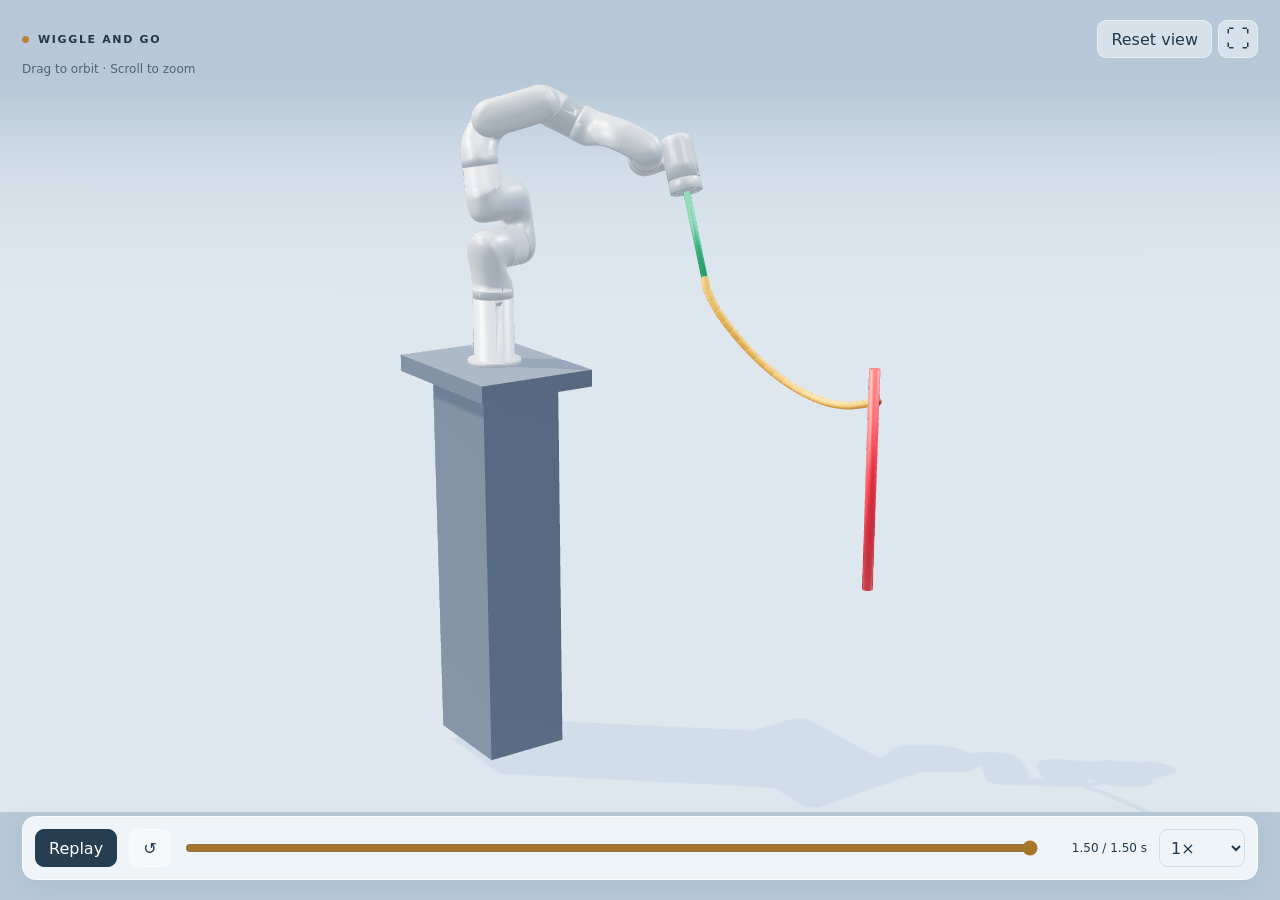
<file: static/interactive/index.html>
<!doctype html>
<html lang="en">
<head>
<meta charset="utf-8"><meta name="viewport" content="width=device-width, initial-scale=1">
<title>Wiggle and Go · Interactive Drake recording</title>
<link rel="stylesheet" href="viewer.css">
</head>
<body>
<main id="viewer" aria-label="Interactive robot and rope simulation">
 <div id="viewport"></div>
 <div class="topbar"><span class="badge"><span class="dot"></span>WIGGLE AND GO</span><div class="camera-tools"><button id="reset" title="Restore the initial camera">Reset view</button><button id="fullscreen" aria-label="Enter fullscreen" title="Fullscreen">⛶</button></div></div>
 <p id="hint">Drag to orbit · Scroll to zoom</p>
 <div id="status" role="status">Loading the original Drake recording…</div>
 <div id="error" hidden><p>The 3D viewer could not start.</p><a href="../animations/rope_orange_65_5_nn_params_target_1.2_0.1_0.2.html">Open the original simulation</a></div>
 <div class="transport" aria-label="Animation controls">
  <button id="play" class="primary" disabled aria-label="Play animation">Play</button>
  <button id="restart" disabled aria-label="Restart animation" title="Restart">↺</button>
  <label class="timeline"><span class="sr-only">Animation time</span><input id="timeline" type="range" min="0" max="1" value="0" step="0.001" disabled></label>
  <output id="time" aria-label="Playback time">0.00 / 0.00 s</output>
  <label class="speed"><span class="sr-only">Playback speed</span><select id="speed" aria-label="Playback speed"><option value="0.25">0.25×</option><option value="0.5">0.5×</option><option value="1" selected>1×</option><option value="2">2×</option></select></label>
 </div>
</main>
<script type="module" src="viewer.min.js"></script>
<script data-goatcounter="https://wiggleandgo.goatcounter.com/count"
        async src="https://gc.zgo.at/count.js"></script>
</body></html>
</file>
<file: static/interactive/viewer.css>
:root{font-family:system-ui,-apple-system,BlinkMacSystemFont,"Segoe UI",sans-serif;color:#21394c;color-scheme:light}*{box-sizing:border-box}html,body,main{margin:0;width:100%;height:100%;overflow:hidden}#viewer{position:relative;background:#b7c9d9}#viewport,canvas{display:block;width:100%;height:100%;touch-action:none}.topbar{position:absolute;top:20px;left:22px;right:22px;display:flex;align-items:center;justify-content:space-between;pointer-events:none}.badge{font-size:11px;font-weight:700;letter-spacing:.15em;display:flex;gap:9px;align-items:center}.dot{height:7px;width:7px;background:#b78336;border-radius:50%}.camera-tools{display:flex;gap:6px;pointer-events:auto}button,select{font:inherit;color:inherit;border:1px solid #ffffff70;border-radius:9px;background:#ffffff70;min-height:38px;padding:0 13px;cursor:pointer;transition:background .15s}button:hover,select:hover{background:#ffffffcf}button:focus-visible,select:focus-visible,input:focus-visible{outline:3px solid #21669a;outline-offset:3px}button:disabled{opacity:.45;cursor:wait}#fullscreen{font-size:24px;width:40px;padding:0}#hint{position:absolute;left:22px;top:50px;font-size:12px;opacity:.7;pointer-events:none}#status,#error{position:absolute;left:50%;top:46%;transform:translate(-50%,-50%);padding:18px 24px;border-radius:12px;background:#f4f8fbe8;text-align:center;max-width:85%}#error a{color:#164c72}.transport{position:absolute;bottom:20px;left:22px;right:22px;display:flex;align-items:center;gap:12px;background:#f4f8fbea;padding:12px;border:1px solid #ffffff9c;border-radius:14px;box-shadow:0 6px 28px #243b5014;backdrop-filter:blur(14px)}.primary{background:#253e51;color:white;min-width:73px;border-color:#253e51}.primary:hover{background:#35566e}.timeline{flex:1;display:flex;min-width:40px}input[type=range]{width:100%;accent-color:#a8752d;cursor:pointer}output{font-size:12px;white-space:nowrap;font-variant-numeric:tabular-nums;min-width:95px;text-align:right}select{padding:0 7px;background:transparent;border-color:#21394c20}.sr-only{position:absolute;width:1px;height:1px;padding:0;margin:-1px;overflow:hidden;clip:rect(0,0,0,0);white-space:nowrap;border:0}@media(max-width:520px){.topbar{top:14px;left:14px;right:14px}.badge{font-size:9px}.transport{left:10px;right:10px;bottom:10px;gap:6px;padding:9px;flex-wrap:wrap}.primary{min-width:60px;padding:0 8px}#restart{padding:0 9px}output{min-width:85px;font-size:11px}.speed select{width:58px}.timeline{flex-basis:35%}#hint{left:14px;top:48px;font-size:11px}}@media(prefers-reduced-motion:reduce){*{transition:none}}

#viewport{height:calc(100% - 88px)}@media(max-width:520px){#viewport{height:calc(100% - 110px)}}

@media(max-width:520px){.badge{font-size:8px;letter-spacing:.1em}.camera-tools{flex-shrink:0;gap:4px}#reset{white-space:nowrap;font-size:11px;padding:0 8px;min-height:34px}#fullscreen{width:34px;min-height:34px}}
</file>
